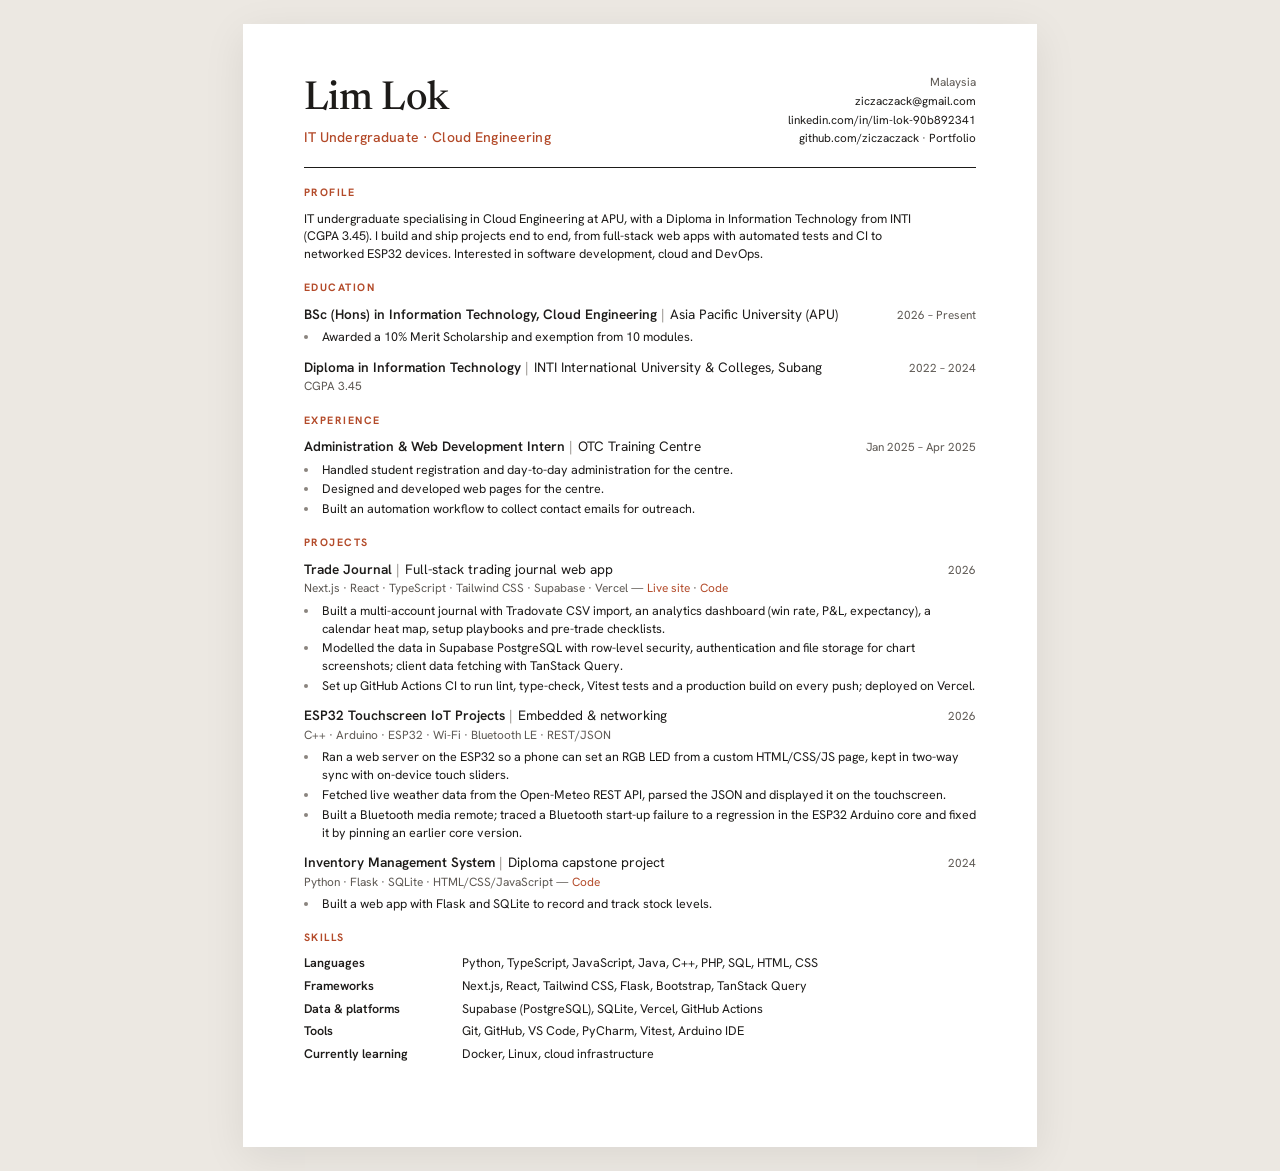
<file: resume/resume.html>
<!doctype html>
<html lang="en">
<head>
<meta charset="utf-8">
<meta name="viewport" content="width=device-width, initial-scale=1">
<title>Lim Lok — Resume</title>
<!--
  Source for Lim-Lok-Resume.pdf. Edit the text below, open this file in Chrome,
  then Print → Save as PDF (A4, margins: None, background graphics on).
  Never add a home address or phone number here: this file is public.
-->
<link rel="preconnect" href="https://fonts.googleapis.com">
<link rel="preconnect" href="https://fonts.gstatic.com" crossorigin>
<link href="https://fonts.googleapis.com/css2?family=Newsreader:ital,opsz,wght@0,6..72,400;0,6..72,500;1,6..72,400&family=Hanken+Grotesk:wght@400;500;600;700&display=swap" rel="stylesheet">
<style>
  :root {
    --ink: #1d1b19;
    --muted: #5d5853;
    --faint: #8a847e;
    --line: #e4ded6;
    --accent: #b34a29;
    --paper: #ffffff;
  }
  @page { size: A4; margin: 0; }
  * { box-sizing: border-box; }
  html { background: #ece8e2; }
  body {
    margin: 0;
    font-family: "Hanken Grotesk", "Helvetica Neue", Arial, sans-serif;
    font-size: 9.4pt;
    line-height: 1.42;
    color: var(--ink);
    -webkit-print-color-adjust: exact;
    print-color-adjust: exact;
  }
  .page {
    width: 210mm;
    min-height: 297mm;
    margin: 24px auto;
    padding: 13mm 16mm 12mm;
    background: var(--paper);
    box-shadow: 0 10px 40px rgba(0,0,0,.08);
  }
  @media print {
    html { background: none; }
    .page { margin: 0; box-shadow: none; height: 297mm; overflow: hidden; }
  }
  a { color: inherit; text-decoration: none; }

  /* ---------- header ---------- */
  header { display: flex; justify-content: space-between; align-items: flex-end; gap: 12mm; padding-bottom: 5mm; border-bottom: 1.4pt solid var(--ink); }
  h1 {
    margin: 0;
    font-family: "Newsreader", Georgia, serif;
    font-weight: 500;
    font-size: 30pt;
    line-height: 1;
    letter-spacing: -.01em;
  }
  .role { margin: 2.2mm 0 0; font-size: 10.5pt; font-weight: 500; color: var(--accent); letter-spacing: .01em; }
  .contact { list-style: none; margin: 0; padding: 0; text-align: right; font-size: 8.8pt; line-height: 1.6; color: var(--muted); }
  .contact a { color: var(--ink); }

  /* ---------- sections ---------- */
  section { margin-top: 4.6mm; }
  h2 {
    margin: 0 0 2.4mm;
    font-size: 8pt;
    font-weight: 700;
    letter-spacing: .14em;
    text-transform: uppercase;
    color: var(--accent);
  }
  .summary { margin: 0; color: var(--ink); max-width: 168mm; }

  .entry { margin-bottom: 3mm; break-inside: avoid; }
  .entry:last-child { margin-bottom: 0; }
  .entry-head { display: flex; justify-content: space-between; align-items: baseline; gap: 6mm; }
  .entry-title { font-weight: 600; font-size: 10.2pt; }
  .entry-title .sep { color: var(--faint); font-weight: 400; margin: 0 1.2mm; }
  .entry-title .org { font-weight: 400; }
  .entry-date { flex: none; font-size: 8.8pt; color: var(--muted); font-variant-numeric: tabular-nums; }
  .entry-sub { margin-top: .4mm; font-size: 8.9pt; color: var(--muted); }
  .entry-sub a { color: var(--accent); }
  ul.points { margin: 1.2mm 0 0; padding-left: 4.2mm; }
  ul.points li { margin: .55mm 0; padding-left: .6mm; }
  ul.points li::marker { color: var(--faint); }

  .skills { display: grid; grid-template-columns: 38mm 1fr; row-gap: 1.3mm; column-gap: 4mm; margin: 0; }
  .skills dt { font-weight: 600; }
  .skills dd { margin: 0; color: var(--ink); }
</style>
</head>
<body>
<div class="page">

  <header>
    <div>
      <h1>Lim Lok</h1>
      <p class="role">IT Undergraduate · Cloud Engineering</p>
    </div>
    <ul class="contact">
      <li>Malaysia</li>
      <li><a href="mailto:ziczaczack@gmail.com">ziczaczack@gmail.com</a></li>
      <li><a href="https://www.linkedin.com/in/lim-lok-90b892341/">linkedin.com/in/lim-lok-90b892341</a></li>
      <li><a href="https://github.com/ziczaczack">github.com/ziczaczack</a> · <a href="https://ziczaczack.github.io/AboutMe/">Portfolio</a></li>
    </ul>
  </header>

  <section>
    <h2>Profile</h2>
    <p class="summary">
      IT undergraduate specialising in Cloud Engineering at APU, with a Diploma in Information Technology
      from INTI (CGPA 3.45). I build and ship projects end to end, from full-stack web apps with automated
      tests and CI to networked ESP32 devices. Interested in software development, cloud and DevOps.
    </p>
  </section>

  <section>
    <h2>Education</h2>
    <div class="entry">
      <div class="entry-head">
        <div class="entry-title">BSc (Hons) in Information Technology, Cloud Engineering<span class="sep">|</span><span class="org">Asia Pacific University (APU)</span></div>
        <div class="entry-date">2026 – Present</div>
      </div>
      <ul class="points">
        <li>Awarded a 10% Merit Scholarship and exemption from 10 modules.</li>
      </ul>
    </div>
    <div class="entry">
      <div class="entry-head">
        <div class="entry-title">Diploma in Information Technology<span class="sep">|</span><span class="org">INTI International University &amp; Colleges, Subang</span></div>
        <div class="entry-date">2022 – 2024</div>
      </div>
      <div class="entry-sub">CGPA 3.45</div>
    </div>
  </section>

  <section>
    <h2>Experience</h2>
    <div class="entry">
      <div class="entry-head">
        <div class="entry-title">Administration &amp; Web Development Intern<span class="sep">|</span><span class="org">OTC Training Centre</span></div>
        <div class="entry-date">Jan 2025 – Apr 2025</div>
      </div>
      <ul class="points">
        <li>Handled student registration and day-to-day administration for the centre.</li>
        <li>Designed and developed web pages for the centre.</li>
        <li>Built an automation workflow to collect contact emails for outreach.</li>
      </ul>
    </div>
  </section>

  <section>
    <h2>Projects</h2>
    <div class="entry">
      <div class="entry-head">
        <div class="entry-title">Trade Journal<span class="sep">|</span><span class="org">Full-stack trading journal web app</span></div>
        <div class="entry-date">2026</div>
      </div>
      <div class="entry-sub">Next.js · React · TypeScript · Tailwind CSS · Supabase · Vercel — <a href="https://trade-journal-kappa-cyan.vercel.app">Live site</a> · <a href="https://github.com/ziczaczack/TradeJournal">Code</a></div>
      <ul class="points">
        <li>Built a multi-account journal with Tradovate CSV import, an analytics dashboard (win rate, P&amp;L, expectancy), a calendar heat map, setup playbooks and pre-trade checklists.</li>
        <li>Modelled the data in Supabase PostgreSQL with row-level security, authentication and file storage for chart screenshots; client data fetching with TanStack Query.</li>
        <li>Set up GitHub Actions CI to run lint, type-check, Vitest tests and a production build on every push; deployed on Vercel.</li>
      </ul>
    </div>
    <div class="entry">
      <div class="entry-head">
        <div class="entry-title">ESP32 Touchscreen IoT Projects<span class="sep">|</span><span class="org">Embedded &amp; networking</span></div>
        <div class="entry-date">2026</div>
      </div>
      <div class="entry-sub">C++ · Arduino · ESP32 · Wi-Fi · Bluetooth LE · REST/JSON</div>
      <ul class="points">
        <li>Ran a web server on the ESP32 so a phone can set an RGB LED from a custom HTML/CSS/JS page, kept in two-way sync with on-device touch sliders.</li>
        <li>Fetched live weather data from the Open-Meteo REST API, parsed the JSON and displayed it on the touchscreen.</li>
        <li>Built a Bluetooth media remote; traced a Bluetooth start-up failure to a regression in the ESP32 Arduino core and fixed it by pinning an earlier core version.</li>
      </ul>
    </div>
    <div class="entry">
      <div class="entry-head">
        <div class="entry-title">Inventory Management System<span class="sep">|</span><span class="org">Diploma capstone project</span></div>
        <div class="entry-date">2024</div>
      </div>
      <div class="entry-sub">Python · Flask · SQLite · HTML/CSS/JavaScript — <a href="https://github.com/ziczaczack/capstone">Code</a></div>
      <ul class="points">
        <li>Built a web app with Flask and SQLite to record and track stock levels.</li>
      </ul>
    </div>
  </section>

  <section>
    <h2>Skills</h2>
    <dl class="skills">
      <dt>Languages</dt><dd>Python, TypeScript, JavaScript, Java, C++, PHP, SQL, HTML, CSS</dd>
      <dt>Frameworks</dt><dd>Next.js, React, Tailwind CSS, Flask, Bootstrap, TanStack Query</dd>
      <dt>Data &amp; platforms</dt><dd>Supabase (PostgreSQL), SQLite, Vercel, GitHub Actions</dd>
      <dt>Tools</dt><dd>Git, GitHub, VS Code, PyCharm, Vitest, Arduino IDE</dd>
      <dt>Currently learning</dt><dd>Docker, Linux, cloud infrastructure</dd>
    </dl>
  </section>

</div>
</body>
</html>
</file>
